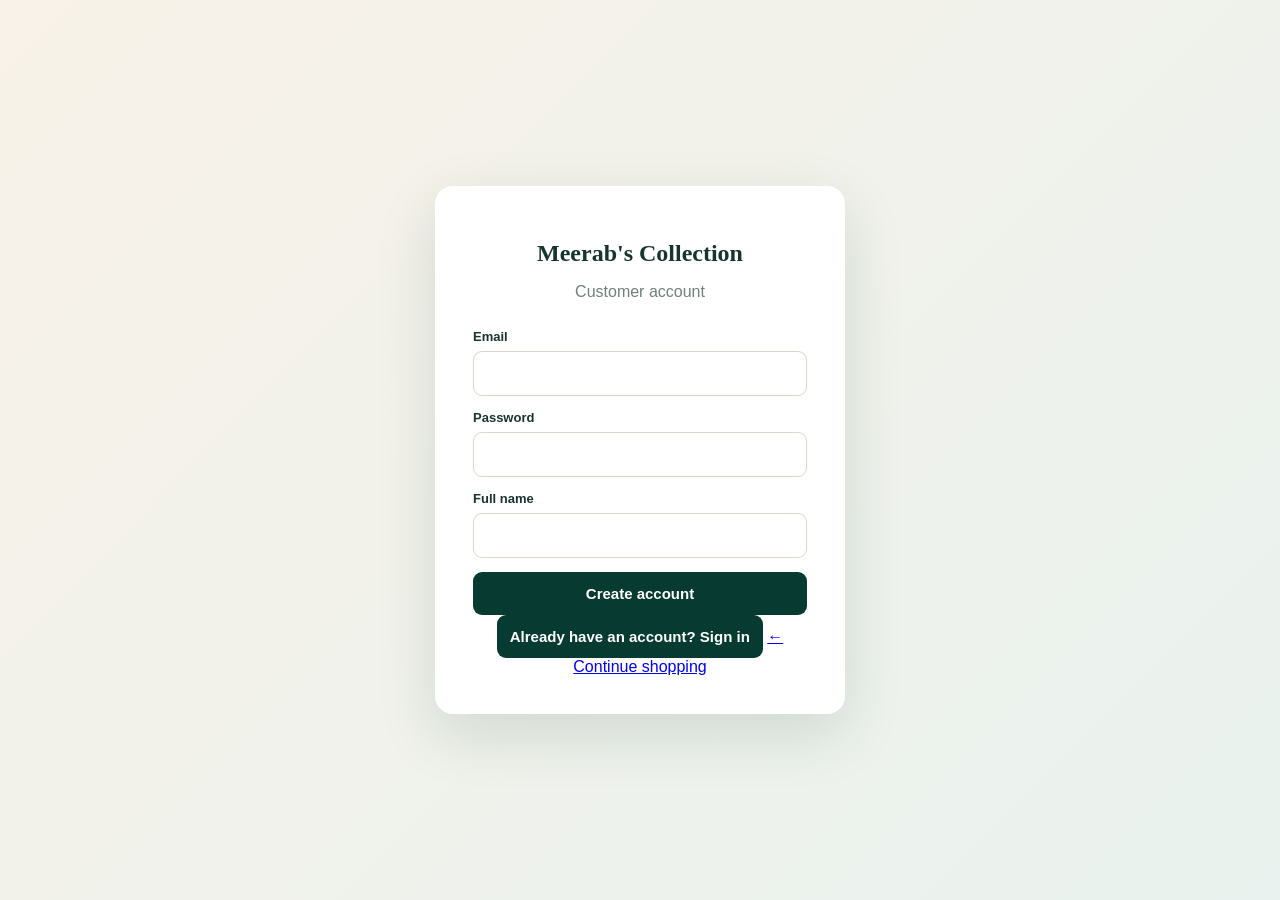
<file: customer-auth.html>
<!doctype html>
<html lang="en">
<head>
  <meta charset="utf-8">
  <meta name="viewport" content="width=device-width,initial-scale=1">
  <title>Customer Account — Meerab's Collection</title>
  <link rel="stylesheet" href="login.css">
</head>
<body>
  <main class="auth-shell">
    <section class="auth-card">
      <h1>Meerab's Collection</h1>
      <p class="muted">Customer account</p>
      <div id="message"></div>
      <form id="authForm">
        <label>Email<input id="email" type="email" required autocomplete="email"></label>
        <label>Password<input id="password" type="password" minlength="6" required autocomplete="new-password"></label>
        <label id="nameWrap">Full name<input id="fullName" type="text" autocomplete="name"></label>
        <button id="submitBtn" type="submit">Create account</button>
      </form>
      <button class="link-button" id="toggleMode">Already have an account? Sign in</button>
      <a href="index.html">← Continue shopping</a>
    </section>
  </main>
  <script src="supabase-config.js"></script>
  <script src="customer-auth.js"></script>
</body>
</html>
</file>
<file: login.css>
*{box-sizing:border-box}body{margin:0;min-height:100vh;display:grid;place-items:center;background:linear-gradient(135deg,#f8f2e8,#e9f2ee);font-family:Arial,sans-serif;color:#18342e}main{width:min(410px,92vw);background:#fff;padding:38px;border-radius:18px;box-shadow:0 20px 60px #12372a22;text-align:center}.brand{width:58px;height:58px;margin:auto;border:2px solid #073b32;border-radius:14px;display:grid;place-items:center;font-weight:800;color:#073b32}h1{font-family:Georgia,serif;margin:16px 0 4px}p{color:#718079;margin-bottom:28px}form{text-align:left;display:grid;gap:14px}label{display:grid;gap:7px;font-weight:700;font-size:13px}input{padding:13px;border:1px solid #ddd5ca;border-radius:9px;font-size:15px}button{padding:13px;border:0;border-radius:9px;background:#073b32;color:#fff;font-weight:700;font-size:15px;cursor:pointer}#msg{min-height:20px;color:#b43c45;font-size:13px;text-align:center}
</file>
